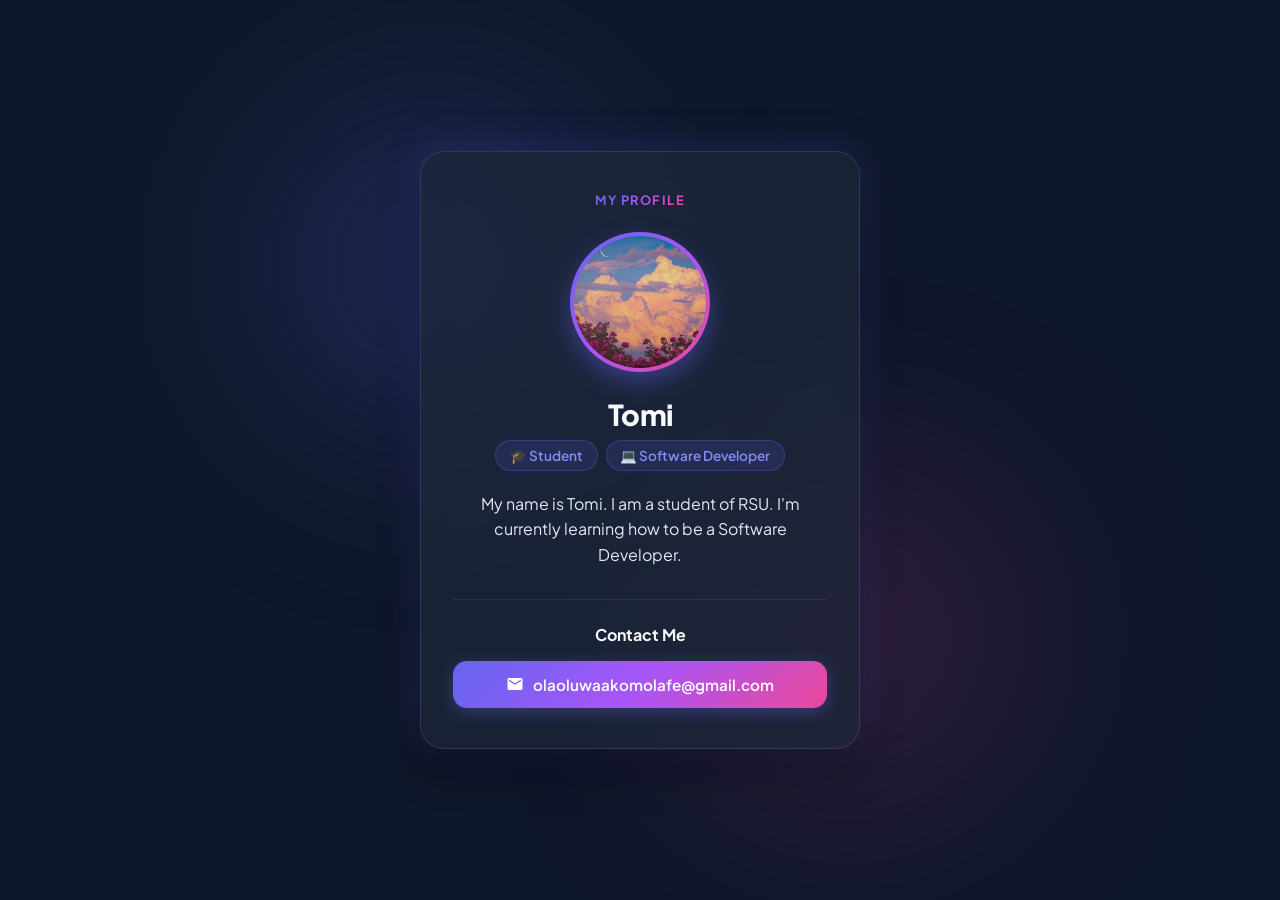
<file: index.html>
<!DOCTYPE html>
<html lang="en">

<head>
    <meta charset="UTF-8">
    <meta name="viewport" content="width=device-width, initial-scale=1.0">
    <title>My Profile page- Tomi</title>
    <link rel="stylesheet" href="style.css">
</head>

<body>
    <main class="profile-page">
        <span class="header-badge">My Profile</span>

        <div class="avatar-container">
            <img src="download.jpg" alt="My Profile Picture">
        </div>

        <h2 class="profile-name">Tomi</h2>

        <div class="badge-group">
            <span class="badge">🎓 Student</span>
            <span class="badge">💻 Software Developer</span>
        </div>

        <p class="profile-bio">
            My name is Tomi. I am a student of RSU. I'm currently learning how to be a Software Developer.
        </p>

        <section class="contact-section">
            <h3 class="contact-title">Contact Me</h3>
            <a href="mailto:olaoluwaakomolafe@gmail.com" class="contact-btn">
                <svg viewBox="0 0 24 24">
                    <path
                        d="M20 4H4c-1.1 0-1.99.9-1.99 2L2 18c0 1.1.9 2 2 2h16c1.1 0 2-.9 2-2V6c0-1.1-.9-2-2-2zm0 4l-8 5-8-5V6l8 5 8-5v2z" />
                </svg>
                olaoluwaakomolafe@gmail.com
            </a>
        </section>
    </main>
</body>

</html>
</file>
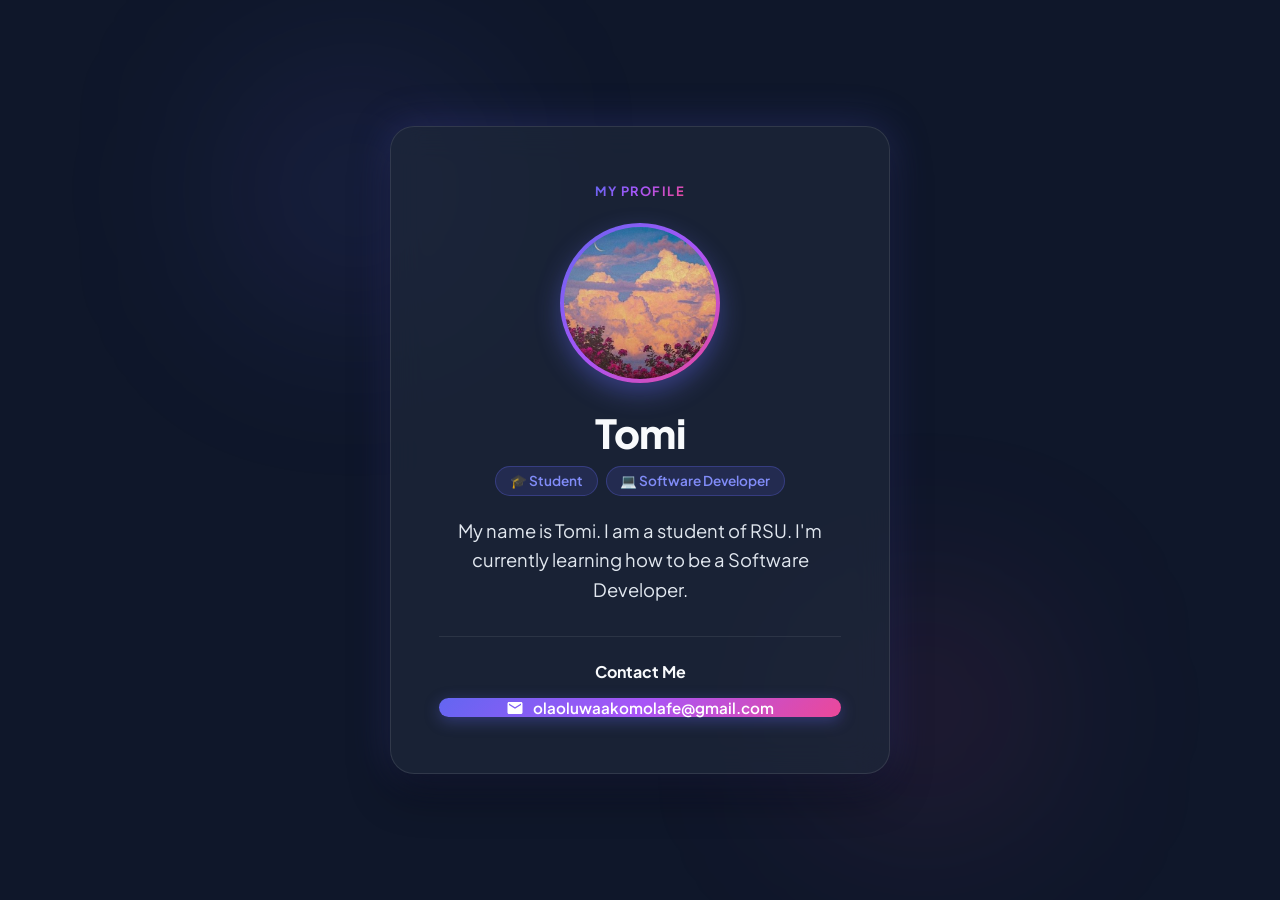
<file: Profile page/index.html>
<!DOCTYPE html>
<html lang="en">

<head>
    <meta charset="UTF-8">
    <meta name="viewport" content="width=device-width, initial-scale=1.0">
    <title>My Profile page- Tomi</title>
    <link rel="stylesheet" href="style.css">
</head>

<body>
    <main class="profile-page">
        <span class="header-badge">My Profile</span>

        <div class="avatar-container">
            <img src="download.jpg" alt="My Profile Picture">
        </div>

        <h2 class="profile-name">Tomi</h2>

        <div class="badge-group">
            <span class="badge">🎓 Student</span>
            <span class="badge">💻 Software Developer</span>
        </div>

        <p class="profile-bio">
            My name is Tomi. I am a student of RSU. I'm currently learning how to be a Software Developer.
        </p>

        <section class="contact-section">
            <h3 class="contact-title">Contact Me</h3>
            <a href="mailto:olaoluwaakomolafe@gmail.com" class="contact-btn">
                <svg viewBox="0 0 24 24">
                    <path
                        d="M20 4H4c-1.1 0-1.99.9-1.99 2L2 18c0 1.1.9 2 2 2h16c1.1 0 2-.9 2-2V6c0-1.1-.9-2-2-2zm0 4l-8 5-8-5V6l8 5 8-5v2z" />
                </svg>
                olaoluwaakomolafe@gmail.com
            </a>
        </section>
    </main>
</body>

</html>
</file>
<file: style.css>
/* Google Font Import */
@import url('https://fonts.googleapis.com/css2?family=Plus+Jakarta+Sans:wght@400;500;600;700;800&display=swap');

:root {
    --bg-dark: #0f172a;
    --card-bg: rgba(30, 41, 59, 0.7);
    --card-border: rgba(255, 255, 255, 0.1);
    --text-main: #f8fafc;
    --text-muted: #94a3b8;
    --accent-gradient: linear-gradient(135deg, #6366f1 0%, #a855f7 50%, #ec4899 100%);
    --accent-glow: rgba(99, 102, 241, 0.25);
    --badge-bg: rgba(99, 102, 241, 0.15);
    --badge-border: rgba(99, 102, 241, 0.3);
    --badge-text: #818cf8;
}

* {
    margin: 0;
    padding: 0;
    box-sizing: border-box;
}

body {
    font-family: 'Plus Jakarta Sans', -apple-system, BlinkMacSystemFont, sans-serif;
    background-color: var(--bg-dark);
    color: var(--text-main);
    min-height: 100vh;
    display: flex;
    justify-content: center;
    align-items: center;
    padding: 2rem 1rem;
    position: relative;
    overflow-x: hidden;
}

/* Background Ambient Glows */
body::before,
body::after {
    content: '';
    position: absolute;
    width: 350px;
    height: 350px;
    border-radius: 50%;
    filter: blur(100px);
    z-index: 0;
    pointer-events: none;
}

body::before {
    background: rgba(99, 102, 241, 0.2);
    top: 10%;
    left: 20%;
}

body::after {
    background: rgba(236, 72, 153, 0.15);
    bottom: 10%;
    right: 20%;
}

/* Profile Container / Card */
.profile-page,
.profile-card {
    position: relative;
    z-index: 1;
    width: 100%;
    max-width: 440px;
    background: var(--card-bg);
    backdrop-filter: blur(16px);
    -webkit-backdrop-filter: blur(16px);
    border: 1px solid var(--card-border);
    border-radius: 24px;
    padding: 2.5rem 2rem;
    text-align: center;
    box-shadow: 0 20px 40px rgba(0, 0, 0, 0.4), 
                0 0 40px var(--accent-glow);
    transition: transform 0.3s ease, box-shadow 0.3s ease;
}

.profile-page:hover,
.profile-card:hover {
    transform: translateY(-6px);
    box-shadow: 0 25px 50px rgba(0, 0, 0, 0.5), 
                0 0 50px rgba(168, 85, 247, 0.3);
}

/* Header Badge */
.header-badge {
    display: block;
    width: fit-content;
    margin: 0 auto 1.5rem auto;
    text-align: center;
    font-size: 0.8rem;
    font-weight: 700;
    text-transform: uppercase;
    letter-spacing: 1.5px;
    background: var(--accent-gradient);
    -webkit-background-clip: text;
    -webkit-text-fill-color: transparent;
}

/* Profile Avatar */
.avatar-container {
    position: relative;
    width: 140px;
    height: 140px;
    margin: 0 auto 1.5rem auto;
    border-radius: 50%;
    padding: 4px;
    background: var(--accent-gradient);
    box-shadow: 0 10px 25px rgba(99, 102, 241, 0.4);
    transition: transform 0.3s ease;
}

.avatar-container:hover {
    transform: scale(1.05) rotate(2deg);
}

.avatar-container img {
    width: 100%;
    height: 100%;
    object-fit: cover;
    border-radius: 50%;
    background-color: var(--bg-dark);
    display: block;
}

/* Profile Info */
h2.profile-name {
    font-size: 1.8rem;
    font-weight: 800;
    color: var(--text-main);
    text-align: center;
    margin-bottom: 0.5rem;
    letter-spacing: -0.5px;
}

/* Tags / Badges */
.badge-group {
    display: flex;
    justify-content: center;
    gap: 0.5rem;
    flex-wrap: wrap;
    margin-bottom: 1.25rem;
}

.badge {
    font-size: 0.85rem;
    font-weight: 600;
    padding: 0.35rem 0.85rem;
    border-radius: 20px;
    background: var(--badge-bg);
    border: 1px solid var(--badge-border);
    color: var(--badge-text);
}

/* Bio Text */
.profile-bio {
    font-size: 1rem;
    color: #e2e8f0; /* Brighter, vibrant light slate color */
    line-height: 1.6;
    margin-bottom: 2rem;
    text-align: center;
}

/* Contact Section */
.contact-section {
    border-top: 1px solid rgba(255, 255, 255, 0.08);
    padding-top: 1.5rem;
}

.contact-title {
    font-size: 1rem;
    font-weight: 700;
    color: var(--text-main);
    text-align: center;
    margin-bottom: 1rem;
}

.contact-btn {
    display: inline-flex;
    align-items: center;
    justify-content: center;
    gap: 0.6rem;
    width: 100%;
    padding: 0.85rem 1.5rem;
    border-radius: 14px;
    background: var(--accent-gradient);
    color: #ffffff;
    font-weight: 600;
    font-size: 0.95rem;
    text-decoration: none;
    box-shadow: 0 4px 15px rgba(99, 102, 241, 0.35);
    transition: all 0.25s ease;
}

.contact-btn:hover {
    opacity: 0.92;
    transform: translateY(-2px);
    box-shadow: 0 8px 25px rgba(168, 85, 247, 0.45);
}

.contact-btn svg {
    width: 18px;
    height: 18px;
    fill: currentColor;
}
</file>
<file: Profile page/style.css>
/* Google Font Import */
@import url('https://fonts.googleapis.com/css2?family=Plus+Jakarta+Sans:wght@400;500;600;700;800&display=swap');

:root {
    --bg-dark: #0f172a;
    --card-bg: rgba(30, 41, 59, 0.7);
    --card-border: rgba(255, 255, 255, 0.1);
    --text-main: #f8fafc;
    --text-muted: #94a3b8;
    --accent-gradient: linear-gradient(135deg, #6366f1 0%, #a855f7 50%, #ec4899 100%);
    --accent-glow: rgba(99, 102, 241, 0.25);
    --badge-bg: rgba(99, 102, 241, 0.15);
    --badge-border: rgba(99, 102, 241, 0.3);
    --badge-text: #818cf8;
}

* {
    margin: 0;
    padding: 0;
    box-sizing: border-box;
}

body {
    font-family: 'Plus Jakarta Sans', -apple-system, BlinkMacSystemFont, sans-serif;
    background-color: var(--bg-dark);
    color: var(--text-main);
    min-height: 100vh;
    display: flex;
    justify-content: center;
    align-items: center;
    padding: 2rem 1rem;
    position: relative;
    overflow-x: hidden;
    width: 100%;
    max-width: 100%;
}

/* Background Ambient Glows */
body::before,
body::after {
    content: '';
    position: absolute;
    width: 200px;
    height: 200px;
    border-radius: 50%;
    filter: blur(100px);
    z-index: 0;
    pointer-events: none;
}

body::before {
    background: rgba(99, 102, 241, 0.2);
    top: 10%;
    left: 20%;
}

body::after {
    background: rgba(236, 72, 153, 0.15);
    bottom: 10%;
    right: 20%;
}

/* Profile Container / Card */
.profile-page,
.profile-card {
    position: relative;
    z-index: 1;
    width: 100%;
    max-width: 440px;
    margin-left: auto;
    margin-right: auto;
    min-width: 0;
    background: var(--card-bg);
    backdrop-filter: blur(16px);
    -webkit-backdrop-filter: blur(16px);
    border: 1px solid var(--card-border);
    border-radius: 24px;
    padding: 2.5rem 2rem;
    text-align: center;
    box-shadow: 0 20px 40px rgba(0, 0, 0, 0.4),
        0 0 40px var(--accent-glow);
    transition: transform 0.3s ease, box-shadow 0.3s ease;
}

.profile-page:hover,
.profile-card:hover {
    transform: translateY(-6px);
    box-shadow: 0 25px 50px rgba(0, 0, 0, 0.5),
        0 0 50px rgba(168, 85, 247, 0.3);
}

/* Header Badge */
.header-badge {
    display: block;
    width: fit-content;
    margin: 0 auto 1.5rem auto;
    text-align: center;
    font-size: 0.8rem;
    font-weight: 700;
    text-transform: uppercase;
    letter-spacing: 1.5px;
    background: var(--accent-gradient);
    -webkit-background-clip: text;
    -webkit-text-fill-color: transparent;
}

/* Profile Avatar */
.avatar-container {
    position: relative;
    width: 140px;
    height: 140px;
    margin: 0 auto 1.5rem auto;
    border-radius: 50%;
    padding: 4px;
    background: var(--accent-gradient);
    box-shadow: 0 10px 25px rgba(99, 102, 241, 0.4);
    transition: transform 0.3s ease;
}

.avatar-container:hover {
    transform: scale(1.05) rotate(2deg);
}

.avatar-container img {
    width: 100%;
    max-width: 100%;
    height: 100%;
    object-fit: cover;
    border-radius: 50%;
    background-color: var(--bg-dark);
    display: block;
}

/* Profile Info */
h2.profile-name {
    font-size: clamp(1.6rem, 5vw, 2.5rem);
    font-weight: 800;
    color: var(--text-main);
    text-align: center;
    margin-bottom: 0.5rem;
    letter-spacing: -0.5px;
}

/* Tags / Badges */
.badge-group {
    display: flex;
    justify-content: center;
    gap: 0.5rem;
    flex-wrap: wrap;
    margin-bottom: 1.25rem;
}

.badge {
    font-size: 0.85rem;
    font-weight: 600;
    padding: 0.35rem 0.85rem;
    border-radius: 20px;
    background: var(--badge-bg);
    border: 1px solid var(--badge-border);
    color: var(--badge-text);
}

/* Bio Text */
.profile-bio {
    font-size: clamp(0.9rem, 2.5vw, 1.15rem);
    color: #e2e8f0;
    /* Brighter, vibrant light slate color */
    line-height: 1.6;
    margin-bottom: 2rem;
    text-align: center;
}

/* Contact Section */
.contact-section {
    border-top: 1px solid rgba(255, 255, 255, 0.08);
    padding-top: 1.5rem;
}

.contact-title {
    font-size: 1rem;
    font-weight: 700;
    color: var(--text-main);
    text-align: center;
    margin-bottom: 1rem;
}

.contact-btn {
    display: flex;
    align-items: center;
    justify-content: center;
    gap: 0.6rem;
    width: 100%;
    max-width: 100% padding: 0.85rem 1rem;
    border-radius: 14px;
    background: var(--accent-gradient);
    color: #ffffff;
    font-weight: 600;
    font-size: clamp(0.7rem, 3vw, 0.95rem);
    text-decoration: none;
    box-shadow: 0 4px 15px rgba(99, 102, 241, 0.35);
    transition: all 0.25s ease;
    overflow-wrap: anywhere;
    word-break: break-word;
}

.contact-btn:hover {
    opacity: 0.92;
    transform: translateY(-2px);
    box-shadow: 0 8px 25px rgba(168, 85, 247, 0.45);
}

.contact-btn svg {
    width: 18px;
    height: 18px;
    fill: currentColor;
}

@media (max-width: 480px) {

    html,
    body {
        width: 100%;
        max-width: 100%;
        overflow-x: hidden;
    }

    body {
        width: 100%;
        min-width: 0;
        max-width: 100%;
        padding: 1rem;
        display: flex;
        justify-content: center;
        align-items: center;
    }

    body {
        padding: 1rem;
    }

    .profile-page,
    .profile-card {
        width: 100%;
        max-width: 440px;
        min-width: 0;
        margin: 0 auto;
        padding: 2rem 1rem;
        margin-left: auto;
        margin-right: auto;
    }

    .avatar-container {
        width: 120px;
        height: 120px;
        margin-left: auto;
        margin-right: auto;
    }

    .profile-bio {
        max-width: 100%;
        overflow-wrap: break-word;
    }

    .contact-btn {
        width: 100%;
        max-width: 100%;
        min-width: 0;
        overflow-wrap: anywhere;
        word-break: break-word;
        font-size: 0.75rem;
    }
}

/*Tablet screens */
@media (min-width: 768px) {

    .profile-page,
    .profile-card {
        max-width: 480px;
        padding: 3rem 2.5rem;
    }

    .avatar-container {
        width: 150px;
        height: 150px;
    }
}

/*Desktop screens */
@media (min-width: 1024px) {

    .profile-page,
    .profile-card {
        max-width: 500px;
        padding: 3.5rem 3rem;
    }

    .avatar-container {
        width: 160px;
        height: 160px;
    }
}
</file>
